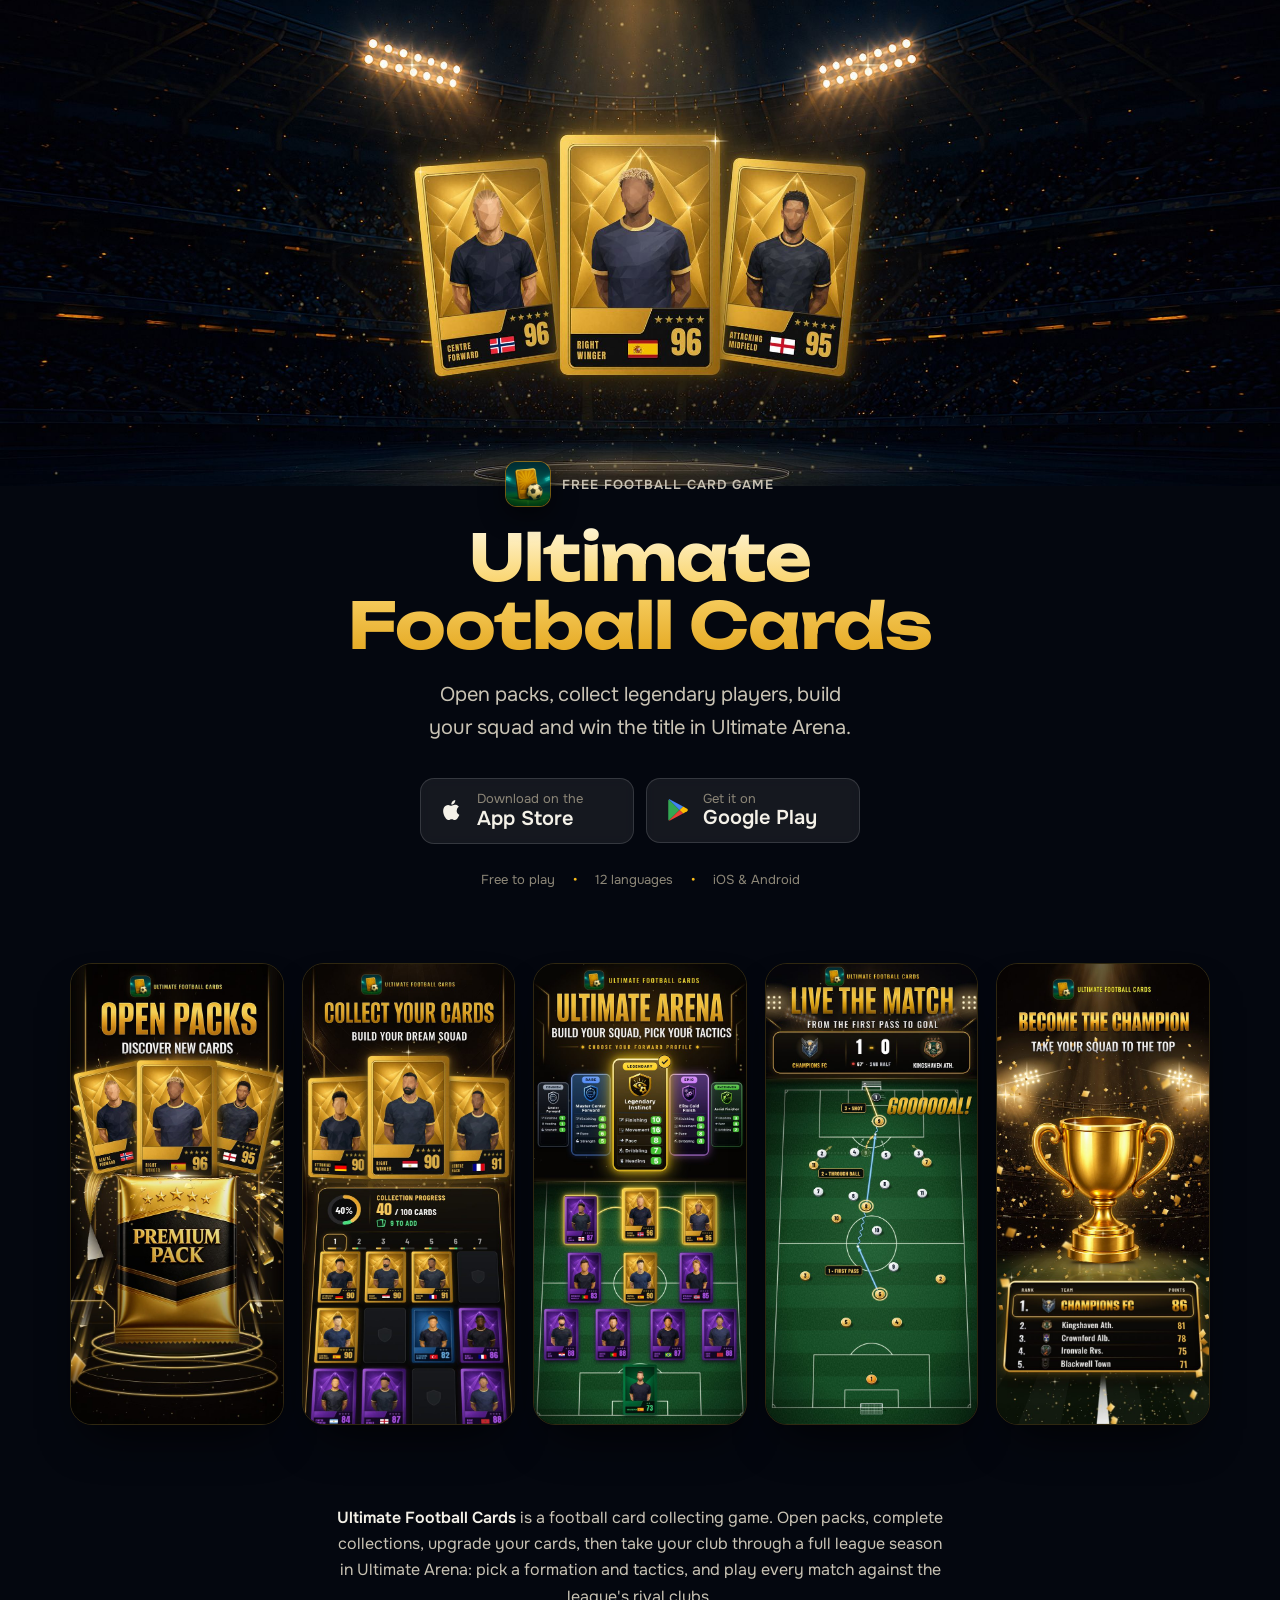
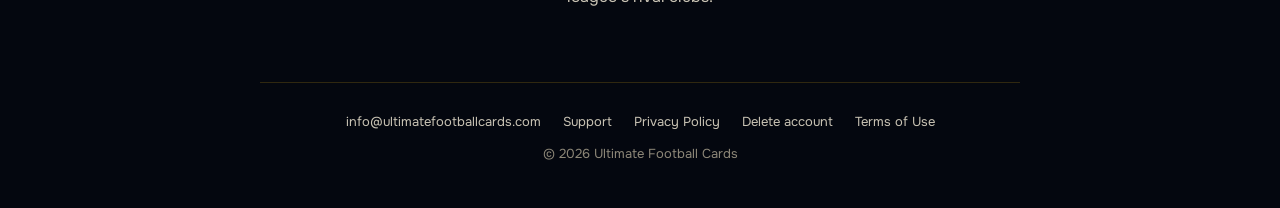
<file: index.html>
<!doctype html>
<html lang="en">
<head>
  <meta charset="utf-8">
  <meta name="viewport" content="width=device-width, initial-scale=1, viewport-fit=cover">
  <title>Ultimate Football Cards</title>
  <meta name="description" content="Open packs, collect legendary football cards, build your squad and win the title in Ultimate Arena. Free on the App Store and Google Play.">
  <meta name="theme-color" content="#04070f">
  <meta name="apple-itunes-app" content="app-id=6752670078">
  <link rel="canonical" href="https://ultimatefootballcards.com/">
  <meta property="og:type" content="website">
  <meta property="og:url" content="https://ultimatefootballcards.com/">
  <meta property="og:title" content="Ultimate Football Cards">
  <meta property="og:description" content="Open packs, collect legendary football cards, build your squad and win the title in Ultimate Arena.">
  <meta property="og:image" content="https://ultimatefootballcards.com/assets/og-1024.jpg">
  <meta name="twitter:card" content="summary_large_image">
  <link rel="icon" type="image/png" href="/favicon.png">
  <link rel="apple-touch-icon" href="/apple-touch-icon.png">
  <link rel="preload" as="image" href="/assets/hero-2400.jpg" media="(min-width: 641px)">
  <link rel="preload" as="image" href="/assets/hero-mobile.jpg" media="(max-width: 640px)">
  <link rel="preconnect" href="https://fonts.googleapis.com">
  <link rel="preconnect" href="https://fonts.gstatic.com" crossorigin>
  <link href="https://fonts.googleapis.com/css2?family=Onest:wght@400;500;600&family=Unbounded:wght@600;700&display=swap" rel="stylesheet">
  <style>
    :root {
      --night: #04070f;
      --night-2: #0b1222;
      --ink: #f4f1e8;
      --ink-soft: #c9c3b4;
      --ink-faint: #8d8778;
      --gold: #f9bc1b;
      --gold-deep: #c98a06;
      --line: rgba(249, 188, 27, 0.18);
      --key: rgba(255, 255, 255, 0.07);
      --key-hover: rgba(255, 255, 255, 0.12);
      color-scheme: dark;
    }
    * { box-sizing: border-box; }
    html, body { margin: 0; }
    body {
      background: var(--night);
      color: var(--ink);
      font: 400 16px/1.65 "Onest", system-ui, -apple-system, "Segoe UI", Roboto, sans-serif;
      -webkit-font-smoothing: antialiased;
    }
    img { max-width: 100%; display: block; }
    a { color: inherit; }

    /* ── Hero: the stadium art, the copy rising out of its dark pitch ── */
    .hero { position: relative; }
    .hero-art {
      width: 100%;
      height: min(44vw, 600px, 54vh);
      object-fit: cover;
      object-position: 50% 32%;
    }
    .hero::after {
      content: "";
      position: absolute;
      inset: auto 0 0 0;
      height: 30%;
      background: linear-gradient(180deg, rgba(4, 7, 15, 0), var(--night) 95%);
      pointer-events: none;
    }
    .hero-copy {
      position: relative;
      z-index: 1;
      max-width: 760px;
      margin: -24px auto 0;
      padding-inline: 20px;
      text-align: center;
    }
    .badge {
      display: inline-flex;
      align-items: center;
      gap: 12px;
      margin-bottom: 18px;
      font: 600 13px/1 "Onest", system-ui, sans-serif;
      letter-spacing: 0.08em;
      text-transform: uppercase;
      color: var(--ink-soft);
    }
    .badge img {
      width: 44px;
      height: 44px;
      border-radius: 11px;
      box-shadow: 0 0 0 1px rgba(249, 188, 27, 0.45), 0 8px 24px rgba(0, 0, 0, 0.6);
    }
    h1 {
      font: 700 clamp(34px, 6.2vw, 64px)/1.06 "Unbounded", "Onest", system-ui, sans-serif;
      letter-spacing: -0.015em;
      margin: 0 0 18px;
      text-wrap: balance;
      background: linear-gradient(180deg, #fff6d8 0%, #f9d36a 45%, #e3a51c 100%);
      -webkit-background-clip: text;
      background-clip: text;
      color: transparent;
    }
    .lede {
      color: var(--ink-soft);
      font-size: 20px;
      max-width: 34ch;
      margin: 0 auto 34px;
      text-wrap: pretty;
    }
    .stores {
      display: flex;
      flex-wrap: wrap;
      gap: 12px;
      justify-content: center;
    }
    .store {
      display: inline-flex;
      align-items: center;
      gap: 12px;
      min-width: 214px;
      padding: 12px 22px 12px 18px;
      border-radius: 14px;
      background: var(--key);
      border: 1px solid rgba(255, 255, 255, 0.14);
      color: var(--ink);
      text-decoration: none;
      text-align: left;
      backdrop-filter: blur(6px);
      transition: background 160ms ease-out, border-color 160ms ease-out, transform 160ms ease-out;
    }
    .store:hover { background: var(--key-hover); border-color: rgba(249, 188, 27, 0.55); }
    .store:active { transform: translateY(1px); }
    .store:focus-visible { outline: 2px solid var(--gold); outline-offset: 3px; }
    .store svg { width: 26px; height: 26px; flex: none; }
    .store small { display: block; font-size: 13px; color: var(--ink-faint); line-height: 1.2; }
    .store b { display: block; font-weight: 600; font-size: 20px; line-height: 1.2; }
    .facts {
      display: flex;
      flex-wrap: wrap;
      justify-content: center;
      gap: 6px 18px;
      margin: 26px 0 0;
      padding: 0;
      list-style: none;
      font-size: 13px;
      color: var(--ink-faint);
    }
    .facts li + li::before { content: "•"; color: var(--gold); margin-right: 18px; }

    /* ── The five store shots: a row on wide screens, a swipe on phones ── */
    .shots { margin: 72px auto 0; max-width: 1180px; }
    .shots ul {
      list-style: none;
      margin: 0;
      padding: 0 20px 8px;
      display: grid;
      grid-template-columns: repeat(5, minmax(0, 1fr));
      gap: 18px;
    }
    .shots img {
      width: 100%;
      height: auto;
      border-radius: 22px;
      border: 1px solid var(--line);
      box-shadow: 0 24px 48px -20px rgba(0, 0, 0, 0.9);
    }
    @media (max-width: 860px) {
      .shots ul {
        display: flex;
        overflow-x: auto;
        scroll-snap-type: x mandatory;
        scroll-padding-inline: 20px;
        -webkit-overflow-scrolling: touch;
        scrollbar-width: none;
      }
      .shots ul::-webkit-scrollbar { display: none; }
      .shots li { flex: 0 0 min(62vw, 260px); scroll-snap-align: start; }
    }

    .about {
      max-width: 60ch;
      margin: 72px auto 0;
      padding: 0 20px;
      text-align: center;
      color: var(--ink-soft);
      text-wrap: pretty;
    }
    .about strong { color: var(--ink); font-weight: 600; }

    footer {
      max-width: 760px;
      margin: 72px auto 0;
      padding: 28px 20px 44px;
      border-top: 1px solid var(--line);
      display: flex;
      flex-wrap: wrap;
      gap: 10px 22px;
      justify-content: center;
      font-size: 13px;
      color: var(--ink-faint);
    }
    footer a { color: var(--ink-soft); text-decoration: none; }
    footer a:hover { color: var(--gold); }

    @media (max-width: 640px) {
      .hero-art { height: 86vw; object-position: 50% 40%; }
      .hero-copy { margin-top: -12vw; }
      .lede { font-size: 18px; }
    }
    @media (max-height: 800px) and (min-width: 641px) {
      h1 { font-size: 50px; margin-bottom: 12px; }
      .lede { margin-bottom: 24px; }
    }
    @media (prefers-reduced-motion: reduce) {
      .store { transition: none; }
    }
  </style>
</head>
<body>
  <header class="hero">
    <picture>
      <source media="(max-width: 640px)" srcset="/assets/hero-mobile.jpg">
      <img class="hero-art" src="/assets/hero-2400.jpg" srcset="/assets/hero-1200.jpg 1200w, /assets/hero-2400.jpg 2400w" sizes="100vw" width="2400" height="1029" alt="Three gold player cards under stadium floodlights">
    </picture>
    <div class="hero-copy">
      <div class="badge"><img src="/assets/icon-512.jpg" width="44" height="44" alt="">Free football card game</div>
      <h1>Ultimate Football Cards</h1>
      <p class="lede">Open packs, collect legendary players, build your squad and win the title in Ultimate Arena.</p>
      <div class="stores">
        <a class="store" href="https://apps.apple.com/app/id6752670078">
          <svg viewBox="0 0 24 24" aria-hidden="true" fill="currentColor"><path d="M16.37 12.58c-.02-2.33 1.9-3.45 1.99-3.5-1.08-1.59-2.77-1.8-3.37-1.83-1.43-.15-2.8.84-3.53.84-.73 0-1.85-.82-3.04-.8-1.56.02-3 .91-3.81 2.31-1.62 2.82-.41 6.99 1.17 9.28.77 1.12 1.69 2.38 2.89 2.33 1.16-.05 1.6-.75 3-.75s1.8.75 3.03.73c1.25-.02 2.04-1.14 2.81-2.27.88-1.3 1.25-2.56 1.27-2.62-.03-.01-2.43-.93-2.46-3.72zM14.07 5.73c.64-.78 1.07-1.85.95-2.93-.92.04-2.03.61-2.69 1.38-.59.68-1.11 1.78-.97 2.83 1.03.08 2.07-.52 2.71-1.28z"/></svg>
          <span><small>Download on the</small><b>App Store</b></span>
        </a>
        <a class="store" href="https://play.google.com/store/apps/details?id=msd.fpcardgame">
          <svg viewBox="0 0 24 24" aria-hidden="true"><path fill="#34A853" d="M3.6 2.2 13.4 12 3.6 21.8c-.36-.2-.6-.6-.6-1.07V3.27c0-.47.24-.87.6-1.07z"/><path fill="#FBBC04" d="m16.7 15.3-3.3-3.3 3.3-3.3 3.72 2.13c.86.5.86 1.84 0 2.34z"/><path fill="#4285F4" d="M3.6 2.2c.3-.17.68-.2 1.04 0L16.7 8.7 13.4 12z"/><path fill="#EA4335" d="M13.4 12l3.3 3.3L4.64 21.8c-.36.2-.74.17-1.04 0z"/></svg>
          <span><small>Get it on</small><b>Google Play</b></span>
        </a>
      </div>
      <ul class="facts">
        <li>Free to play</li>
        <li>12 languages</li>
        <li>iOS &amp; Android</li>
      </ul>
    </div>
  </header>

  <main>
    <section class="shots" aria-label="Screenshots">
      <ul>
        <li><img src="/assets/shot-1.jpg" width="640" height="1391" loading="lazy" alt="Open packs and discover new cards"></li>
        <li><img src="/assets/shot-2.jpg" width="640" height="1391" loading="lazy" alt="Collect your cards and build your dream squad"></li>
        <li><img src="/assets/shot-3.jpg" width="640" height="1391" loading="lazy" alt="Ultimate Arena: build your squad and pick your tactics"></li>
        <li><img src="/assets/shot-4.jpg" width="640" height="1391" loading="lazy" alt="Live the match, from the first pass to the goal"></li>
        <li><img src="/assets/shot-5.jpg" width="640" height="1391" loading="lazy" alt="Become the champion and take your squad to the top"></li>
      </ul>
    </section>

    <p class="about"><strong>Ultimate Football Cards</strong> is a football card collecting game. Open packs, complete collections, upgrade your cards, then take your club through a full league season in Ultimate Arena: pick a formation and tactics, and play every match against the league's rival clubs.</p>
  </main>

  <footer>
    <a href="mailto:info@ultimatefootballcards.com">info@ultimatefootballcards.com</a>
    <a href="/support">Support</a>
    <a href="/privacy">Privacy Policy</a>
    <a href="/delete-account">Delete account</a>
    <a href="https://www.apple.com/legal/internet-services/itunes/dev/stdeula/">Terms of Use</a>
    <span>© 2026 Ultimate Football Cards</span>
  </footer>
</body>
</html>
</file>
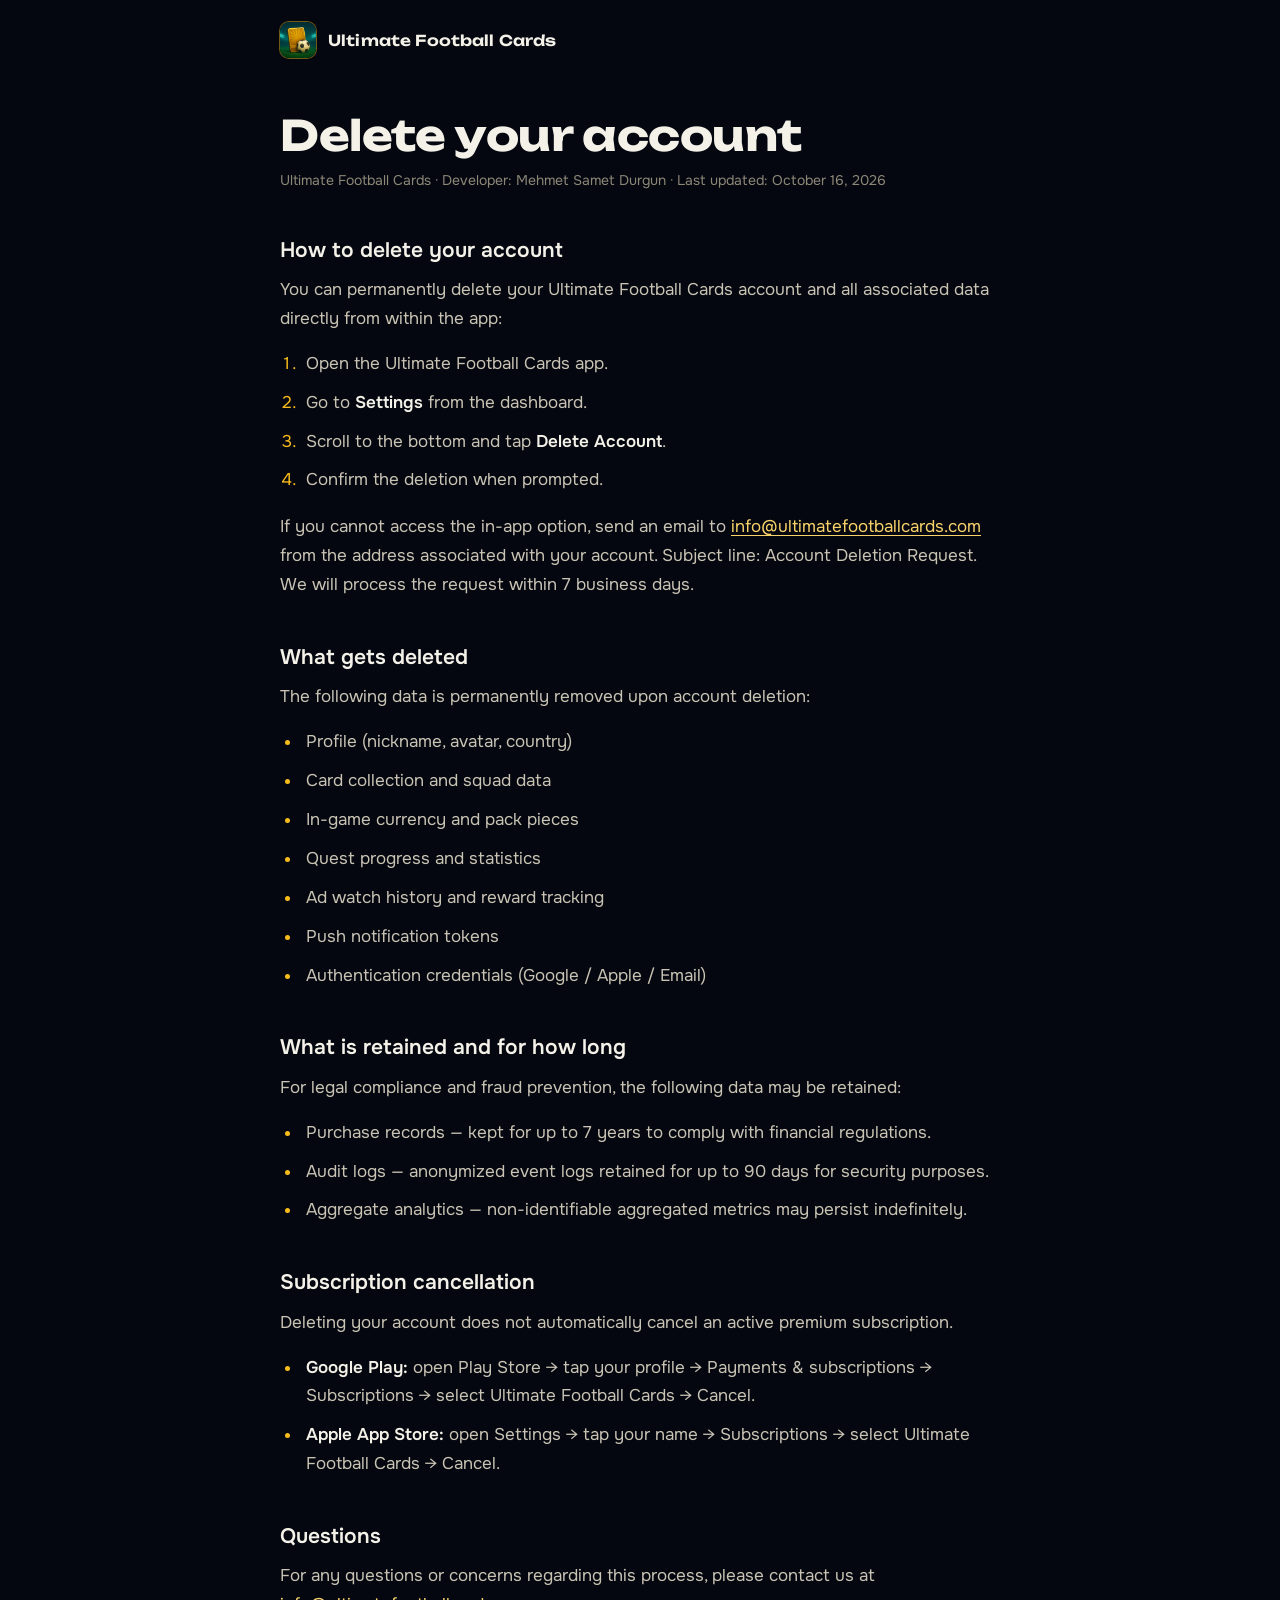
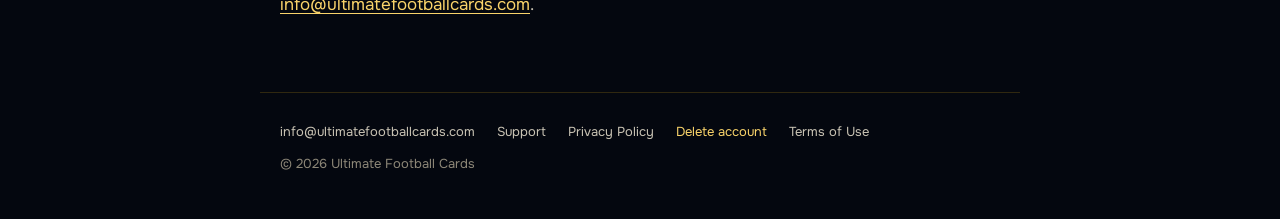
<file: delete-account.html>
<!doctype html>
<html lang="en">
<head>
  <meta charset="utf-8">
  <meta name="viewport" content="width=device-width, initial-scale=1, viewport-fit=cover">
  <title>Delete your account · Ultimate Football Cards</title>
  <meta name="description" content="How to delete your Ultimate Football Cards account, what is deleted and what is kept.">
  <meta name="theme-color" content="#04070f">
  <link rel="canonical" href="https://ultimatefootballcards.com/delete-account">
  <link rel="icon" type="image/png" href="/favicon.png">
  <link rel="apple-touch-icon" href="/apple-touch-icon.png">
  <link rel="preconnect" href="https://fonts.googleapis.com">
  <link rel="preconnect" href="https://fonts.gstatic.com" crossorigin>
  <link href="https://fonts.googleapis.com/css2?family=Onest:wght@400;500;600&family=Unbounded:wght@600;700&display=swap" rel="stylesheet">
  <link rel="stylesheet" href="/assets/page.css">
</head>
<body>
  <header class="top">
    <a class="brand" href="/"><img src="/assets/icon-512.jpg" width="36" height="36" alt="">Ultimate Football Cards</a>
  </header>
  <main>
    <article class="doc">
      <h1>Delete your account</h1>
      <p class="meta">Ultimate Football Cards · Developer: Mehmet Samet Durgun · Last updated: October 16, 2026</p>
      <h2>How to delete your account</h2>
      <p>You can permanently delete your Ultimate Football Cards account and all associated data directly from within the app:</p>
      <ol>
      <li>Open the Ultimate Football Cards app.</li>
      <li>Go to <b>Settings</b> from the dashboard.</li>
      <li>Scroll to the bottom and tap <b>Delete Account</b>.</li>
      <li>Confirm the deletion when prompted.</li>
      </ol>
      <p>If you cannot access the in-app option, send an email to <a href="mailto:info@ultimatefootballcards.com?subject=Account%20Deletion%20Request">info@ultimatefootballcards.com</a> from the address associated with your account. Subject line: Account Deletion Request. We will process the request within 7 business days.</p>
      <h2>What gets deleted</h2>
      <p>The following data is permanently removed upon account deletion:</p>
      <ul>
      <li>Profile (nickname, avatar, country)</li>
      <li>Card collection and squad data</li>
      <li>In-game currency and pack pieces</li>
      <li>Quest progress and statistics</li>
      <li>Ad watch history and reward tracking</li>
      <li>Push notification tokens</li>
      <li>Authentication credentials (Google / Apple / Email)</li>
      </ul>
      <h2>What is retained and for how long</h2>
      <p>For legal compliance and fraud prevention, the following data may be retained:</p>
      <ul>
      <li>Purchase records — kept for up to 7 years to comply with financial regulations.</li>
      <li>Audit logs — anonymized event logs retained for up to 90 days for security purposes.</li>
      <li>Aggregate analytics — non-identifiable aggregated metrics may persist indefinitely.</li>
      </ul>
      <h2>Subscription cancellation</h2>
      <p>Deleting your account does not automatically cancel an active premium subscription.</p>
      <ul>
      <li><b>Google Play:</b> open Play Store &#8594; tap your profile &#8594; Payments &amp; subscriptions &#8594; Subscriptions &#8594; select Ultimate Football Cards &#8594; Cancel.</li>
      <li><b>Apple App Store:</b> open Settings &#8594; tap your name &#8594; Subscriptions &#8594; select Ultimate Football Cards &#8594; Cancel.</li>
      </ul>
      <h2>Questions</h2>
      <p>For any questions or concerns regarding this process, please contact us at <a href="mailto:info@ultimatefootballcards.com">info@ultimatefootballcards.com</a>.</p>
    </article>
  </main>
  <footer>
    <a href="mailto:info@ultimatefootballcards.com">info@ultimatefootballcards.com</a>
    <a href="/support">Support</a>
    <a href="/privacy">Privacy Policy</a>
    <a href="/delete-account" aria-current="page">Delete account</a>
    <a href="https://www.apple.com/legal/internet-services/itunes/dev/stdeula/">Terms of Use</a>
    <span>© 2026 Ultimate Football Cards</span>
  </footer>
</body>
</html>
</file>
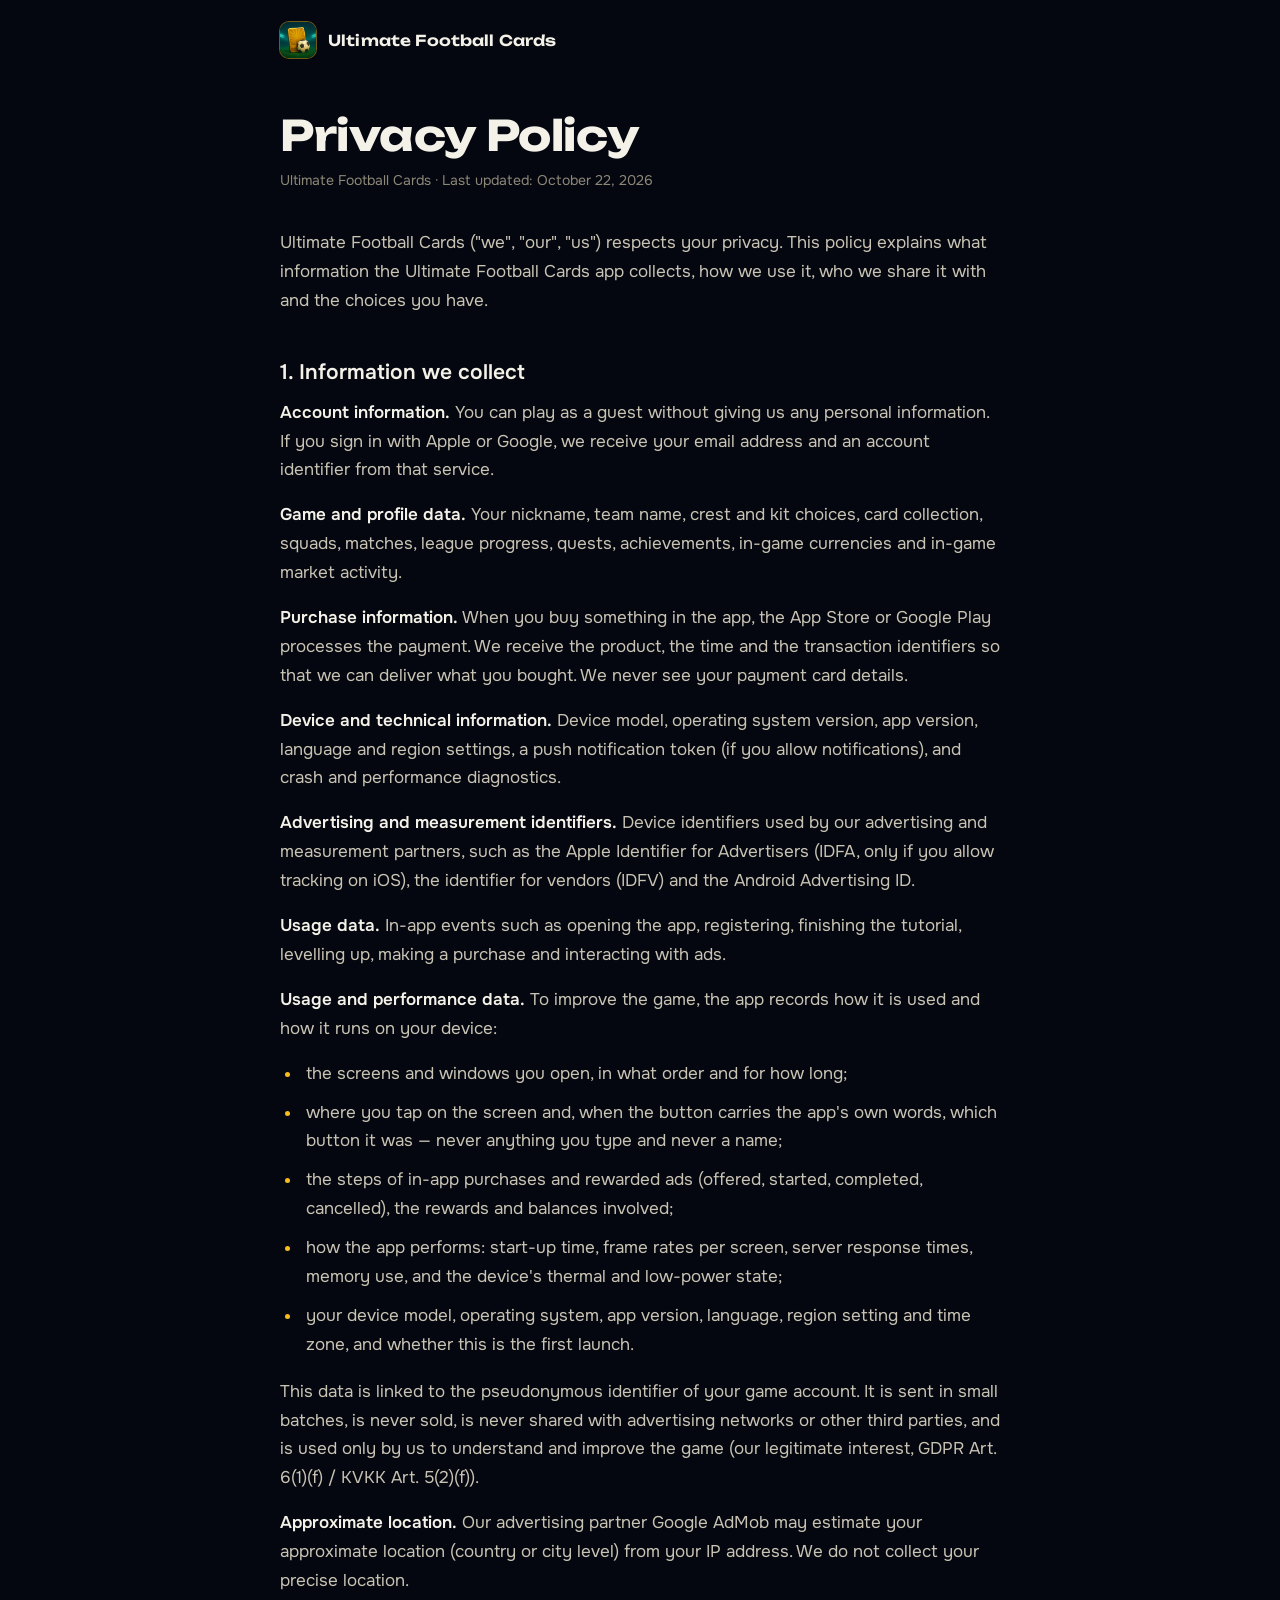
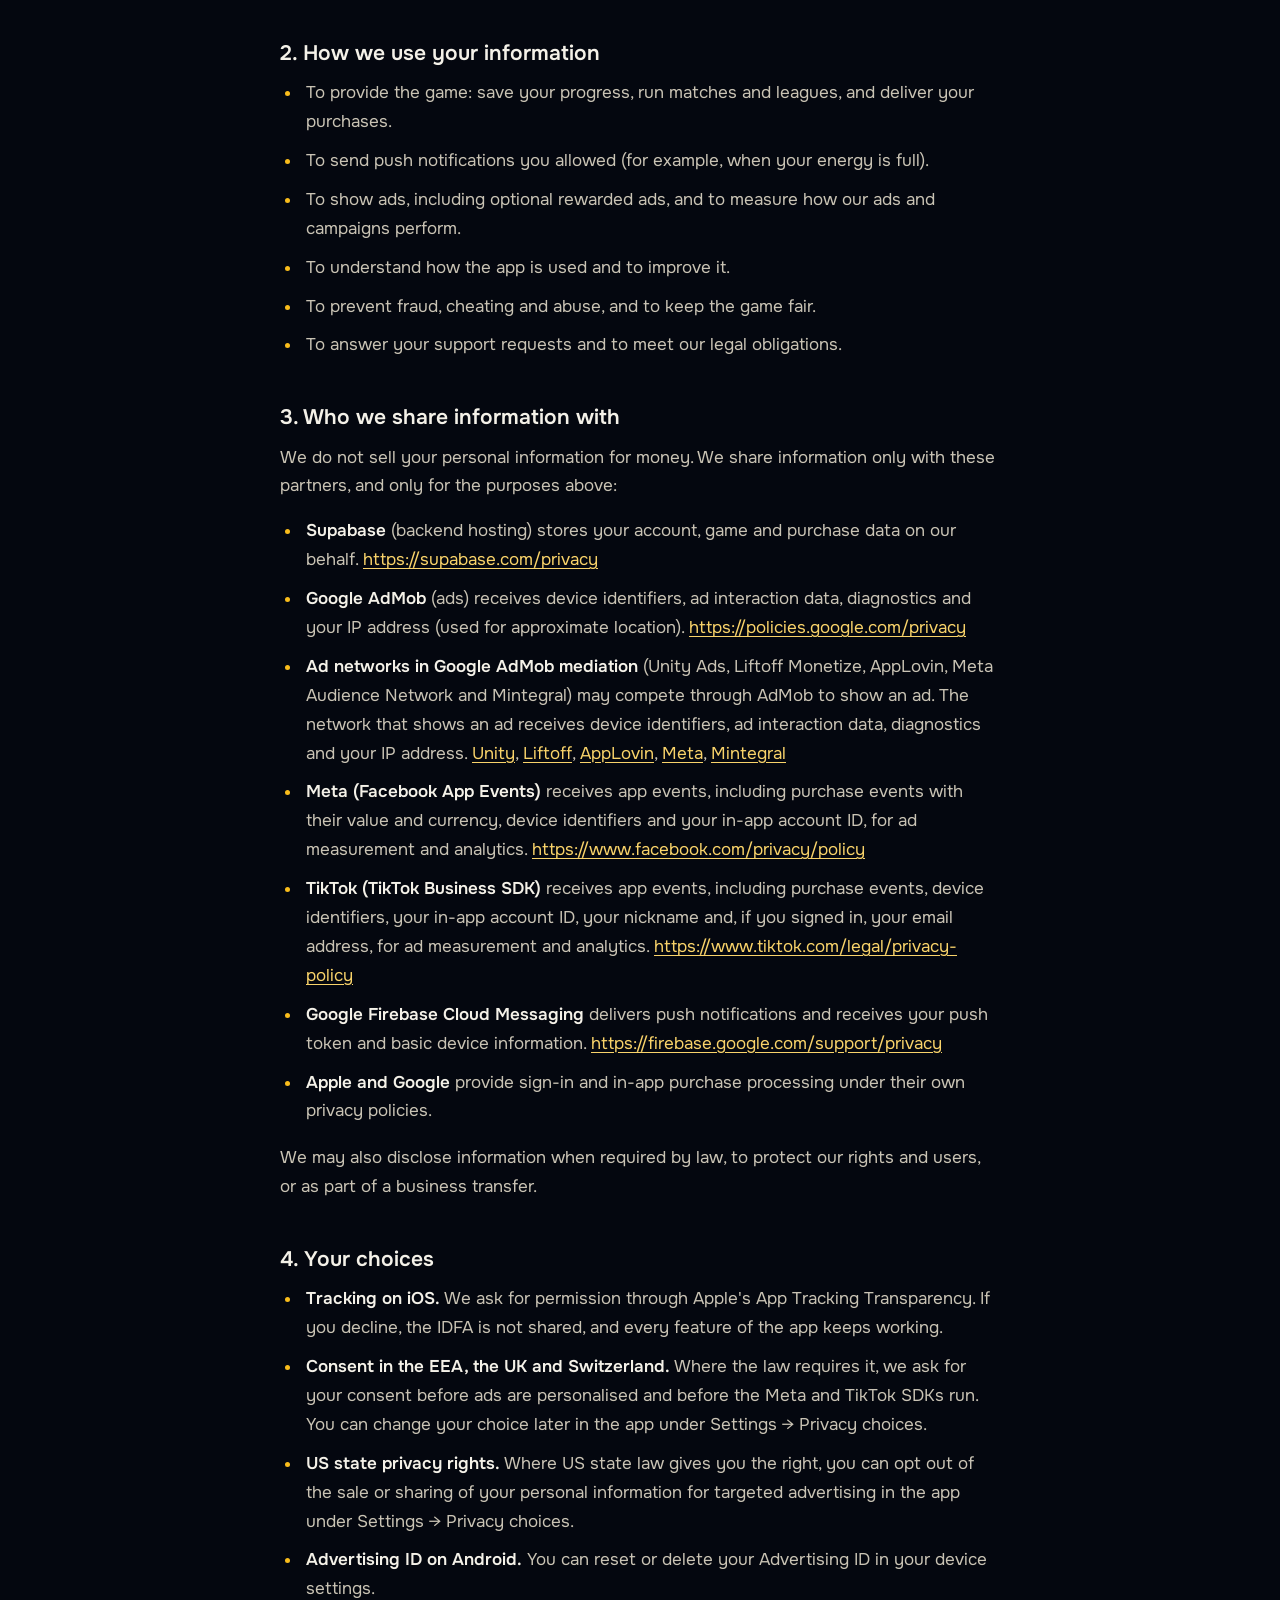
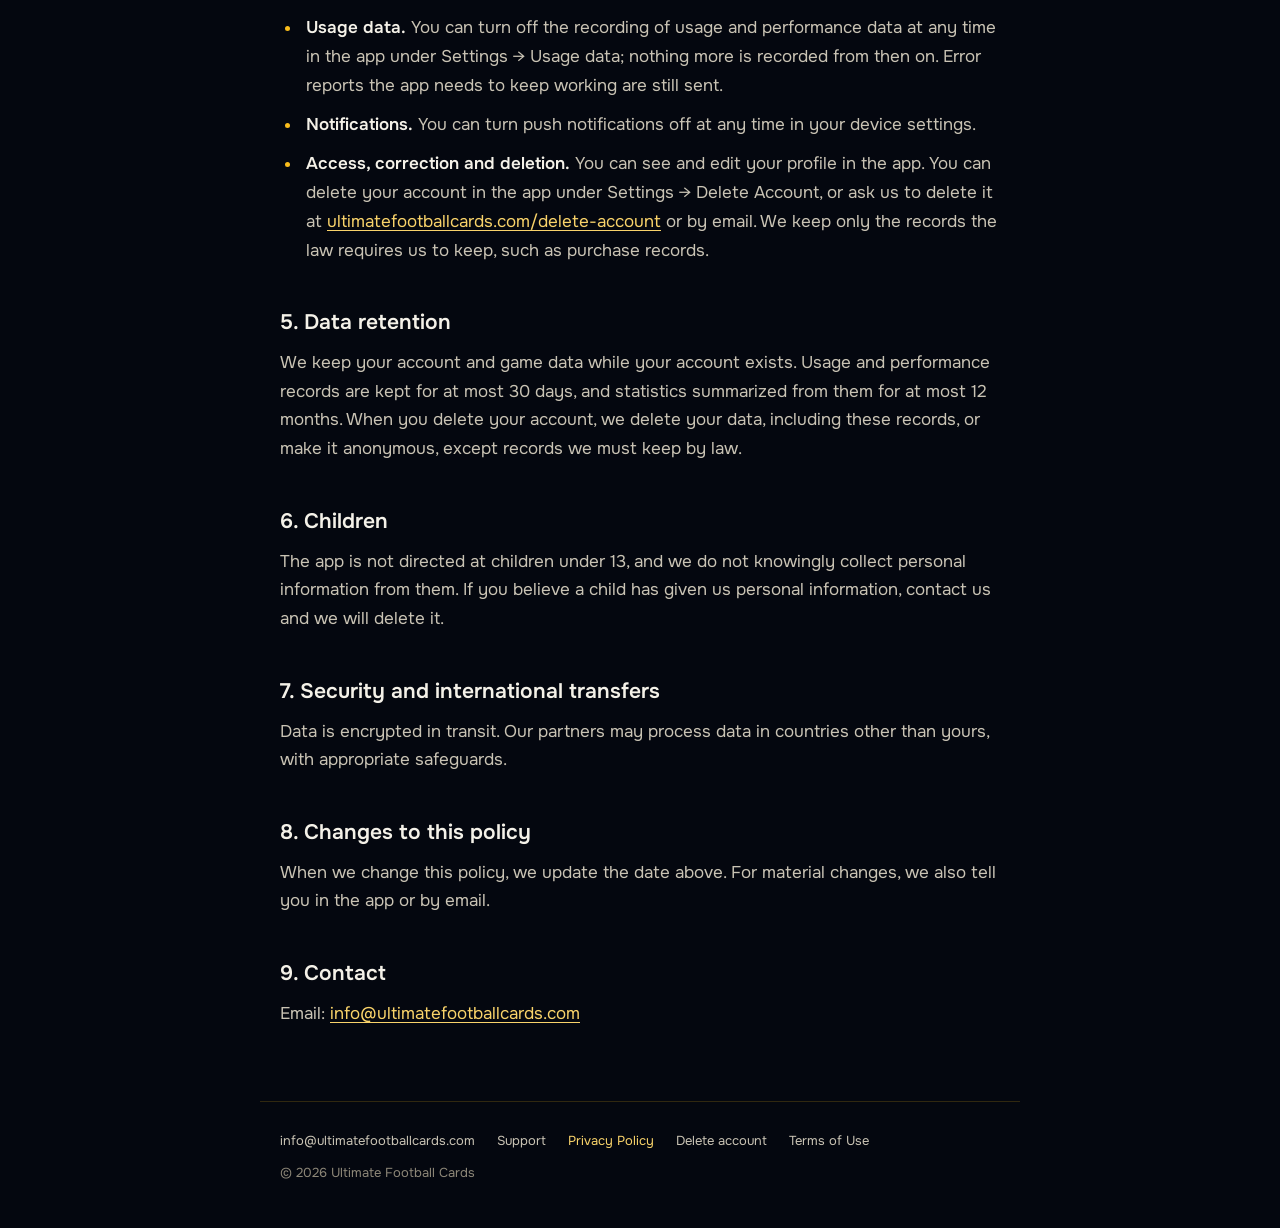
<file: privacy.html>
<!doctype html>
<html lang="en">
<head>
  <meta charset="utf-8">
  <meta name="viewport" content="width=device-width, initial-scale=1, viewport-fit=cover">
  <title>Privacy Policy · Ultimate Football Cards</title>
  <meta name="description" content="What the Ultimate Football Cards app collects, how it is used, who it is shared with and the choices you have.">
  <meta name="theme-color" content="#04070f">
  <link rel="canonical" href="https://ultimatefootballcards.com/privacy">
  <link rel="icon" type="image/png" href="/favicon.png">
  <link rel="apple-touch-icon" href="/apple-touch-icon.png">
  <link rel="preconnect" href="https://fonts.googleapis.com">
  <link rel="preconnect" href="https://fonts.gstatic.com" crossorigin>
  <link href="https://fonts.googleapis.com/css2?family=Onest:wght@400;500;600&family=Unbounded:wght@600;700&display=swap" rel="stylesheet">
  <link rel="stylesheet" href="/assets/page.css">
</head>
<body>
  <header class="top">
    <a class="brand" href="/"><img src="/assets/icon-512.jpg" width="36" height="36" alt="">Ultimate Football Cards</a>
  </header>
  <main>
    <article class="doc">
      <h1>Privacy Policy</h1>
      <p class="meta">Ultimate Football Cards · Last updated: October 22, 2026</p>
      <p>Ultimate Football Cards ("we", "our", "us") respects your privacy. This policy explains what information the Ultimate Football Cards app collects, how we use it, who we share it with and the choices you have.</p>
      <h2>1. Information we collect</h2>
      <p><b>Account information.</b> You can play as a guest without giving us any personal information. If you sign in with Apple or Google, we receive your email address and an account identifier from that service.</p>
      <p><b>Game and profile data.</b> Your nickname, team name, crest and kit choices, card collection, squads, matches, league progress, quests, achievements, in-game currencies and in-game market activity.</p>
      <p><b>Purchase information.</b> When you buy something in the app, the App Store or Google Play processes the payment. We receive the product, the time and the transaction identifiers so that we can deliver what you bought. We never see your payment card details.</p>
      <p><b>Device and technical information.</b> Device model, operating system version, app version, language and region settings, a push notification token (if you allow notifications), and crash and performance diagnostics.</p>
      <p><b>Advertising and measurement identifiers.</b> Device identifiers used by our advertising and measurement partners, such as the Apple Identifier for Advertisers (IDFA, only if you allow tracking on iOS), the identifier for vendors (IDFV) and the Android Advertising ID.</p>
      <p><b>Usage data.</b> In-app events such as opening the app, registering, finishing the tutorial, levelling up, making a purchase and interacting with ads.</p>
      <p><b>Usage and performance data.</b> To improve the game, the app records how it is used and how it runs on your device:</p>
      <ul>
      <li>the screens and windows you open, in what order and for how long;</li>
      <li>where you tap on the screen and, when the button carries the app's own words, which button it was &#8212; never anything you type and never a name;</li>
      <li>the steps of in-app purchases and rewarded ads (offered, started, completed, cancelled), the rewards and balances involved;</li>
      <li>how the app performs: start-up time, frame rates per screen, server response times, memory use, and the device's thermal and low-power state;</li>
      <li>your device model, operating system, app version, language, region setting and time zone, and whether this is the first launch.</li>
      </ul>
      <p>This data is linked to the pseudonymous identifier of your game account. It is sent in small batches, is never sold, is never shared with advertising networks or other third parties, and is used only by us to understand and improve the game (our legitimate interest, GDPR Art. 6(1)(f) / KVKK Art. 5(2)(f)).</p>
      <p><b>Approximate location.</b> Our advertising partner Google AdMob may estimate your approximate location (country or city level) from your IP address. We do not collect your precise location.</p>
      <h2>2. How we use your information</h2>
      <ul>
      <li>To provide the game: save your progress, run matches and leagues, and deliver your purchases.</li>
      <li>To send push notifications you allowed (for example, when your energy is full).</li>
      <li>To show ads, including optional rewarded ads, and to measure how our ads and campaigns perform.</li>
      <li>To understand how the app is used and to improve it.</li>
      <li>To prevent fraud, cheating and abuse, and to keep the game fair.</li>
      <li>To answer your support requests and to meet our legal obligations.</li>
      </ul>
      <h2>3. Who we share information with</h2>
      <p>We do not sell your personal information for money. We share information only with these partners, and only for the purposes above:</p>
      <ul>
      <li><b>Supabase</b> (backend hosting) stores your account, game and purchase data on our behalf. <a href="https://supabase.com/privacy">https://supabase.com/privacy</a></li>
      <li><b>Google AdMob</b> (ads) receives device identifiers, ad interaction data, diagnostics and your IP address (used for approximate location). <a href="https://policies.google.com/privacy">https://policies.google.com/privacy</a></li>
      <li><b>Ad networks in Google AdMob mediation</b> (Unity Ads, Liftoff Monetize, AppLovin, Meta Audience Network and Mintegral) may compete through AdMob to show an ad. The network that shows an ad receives device identifiers, ad interaction data, diagnostics and your IP address. <a href="https://unity.com/legal/game-player-and-app-user-privacy-policy">Unity</a>, <a href="https://liftoff.ai/privacy-policy/">Liftoff</a>, <a href="https://legal.applovin.com/privacy/">AppLovin</a>, <a href="https://www.facebook.com/privacy/policy">Meta</a>, <a href="https://www.mintegral.com/en/privacy">Mintegral</a></li>
      <li><b>Meta (Facebook App Events)</b> receives app events, including purchase events with their value and currency, device identifiers and your in-app account ID, for ad measurement and analytics. <a href="https://www.facebook.com/privacy/policy">https://www.facebook.com/privacy/policy</a></li>
      <li><b>TikTok (TikTok Business SDK)</b> receives app events, including purchase events, device identifiers, your in-app account ID, your nickname and, if you signed in, your email address, for ad measurement and analytics. <a href="https://www.tiktok.com/legal/privacy-policy">https://www.tiktok.com/legal/privacy-policy</a></li>
      <li><b>Google Firebase Cloud Messaging</b> delivers push notifications and receives your push token and basic device information. <a href="https://firebase.google.com/support/privacy">https://firebase.google.com/support/privacy</a></li>
      <li><b>Apple and Google</b> provide sign-in and in-app purchase processing under their own privacy policies.</li>
      </ul>
      <p>We may also disclose information when required by law, to protect our rights and users, or as part of a business transfer.</p>
      <h2>4. Your choices</h2>
      <ul>
      <li><b>Tracking on iOS.</b> We ask for permission through Apple's App Tracking Transparency. If you decline, the IDFA is not shared, and every feature of the app keeps working.</li>
      <li><b>Consent in the EEA, the UK and Switzerland.</b> Where the law requires it, we ask for your consent before ads are personalised and before the Meta and TikTok SDKs run. You can change your choice later in the app under Settings &#8594; Privacy choices.</li>
      <li><b>US state privacy rights.</b> Where US state law gives you the right, you can opt out of the sale or sharing of your personal information for targeted advertising in the app under Settings &#8594; Privacy choices.</li>
      <li><b>Advertising ID on Android.</b> You can reset or delete your Advertising ID in your device settings.</li>
      <li><b>Usage data.</b> You can turn off the recording of usage and performance data at any time in the app under Settings &#8594; Usage data; nothing more is recorded from then on. Error reports the app needs to keep working are still sent.</li>
      <li><b>Notifications.</b> You can turn push notifications off at any time in your device settings.</li>
      <li><b>Access, correction and deletion.</b> You can see and edit your profile in the app. You can delete your account in the app under Settings &#8594; Delete Account, or ask us to delete it at <a href="https://ultimatefootballcards.com/delete-account">ultimatefootballcards.com/delete-account</a> or by email. We keep only the records the law requires us to keep, such as purchase records.</li>
      </ul>
      <h2>5. Data retention</h2>
      <p>We keep your account and game data while your account exists. Usage and performance records are kept for at most 30 days, and statistics summarized from them for at most 12 months. When you delete your account, we delete your data, including these records, or make it anonymous, except records we must keep by law.</p>
      <h2>6. Children</h2>
      <p>The app is not directed at children under 13, and we do not knowingly collect personal information from them. If you believe a child has given us personal information, contact us and we will delete it.</p>
      <h2>7. Security and international transfers</h2>
      <p>Data is encrypted in transit. Our partners may process data in countries other than yours, with appropriate safeguards.</p>
      <h2>8. Changes to this policy</h2>
      <p>When we change this policy, we update the date above. For material changes, we also tell you in the app or by email.</p>
      <h2>9. Contact</h2>
      <p>Email: <a href="mailto:info@ultimatefootballcards.com">info@ultimatefootballcards.com</a></p>
    </article>
  </main>
  <footer>
    <a href="mailto:info@ultimatefootballcards.com">info@ultimatefootballcards.com</a>
    <a href="/support">Support</a>
    <a href="/privacy" aria-current="page">Privacy Policy</a>
    <a href="/delete-account">Delete account</a>
    <a href="https://www.apple.com/legal/internet-services/itunes/dev/stdeula/">Terms of Use</a>
    <span>© 2026 Ultimate Football Cards</span>
  </footer>
</body>
</html>
</file>
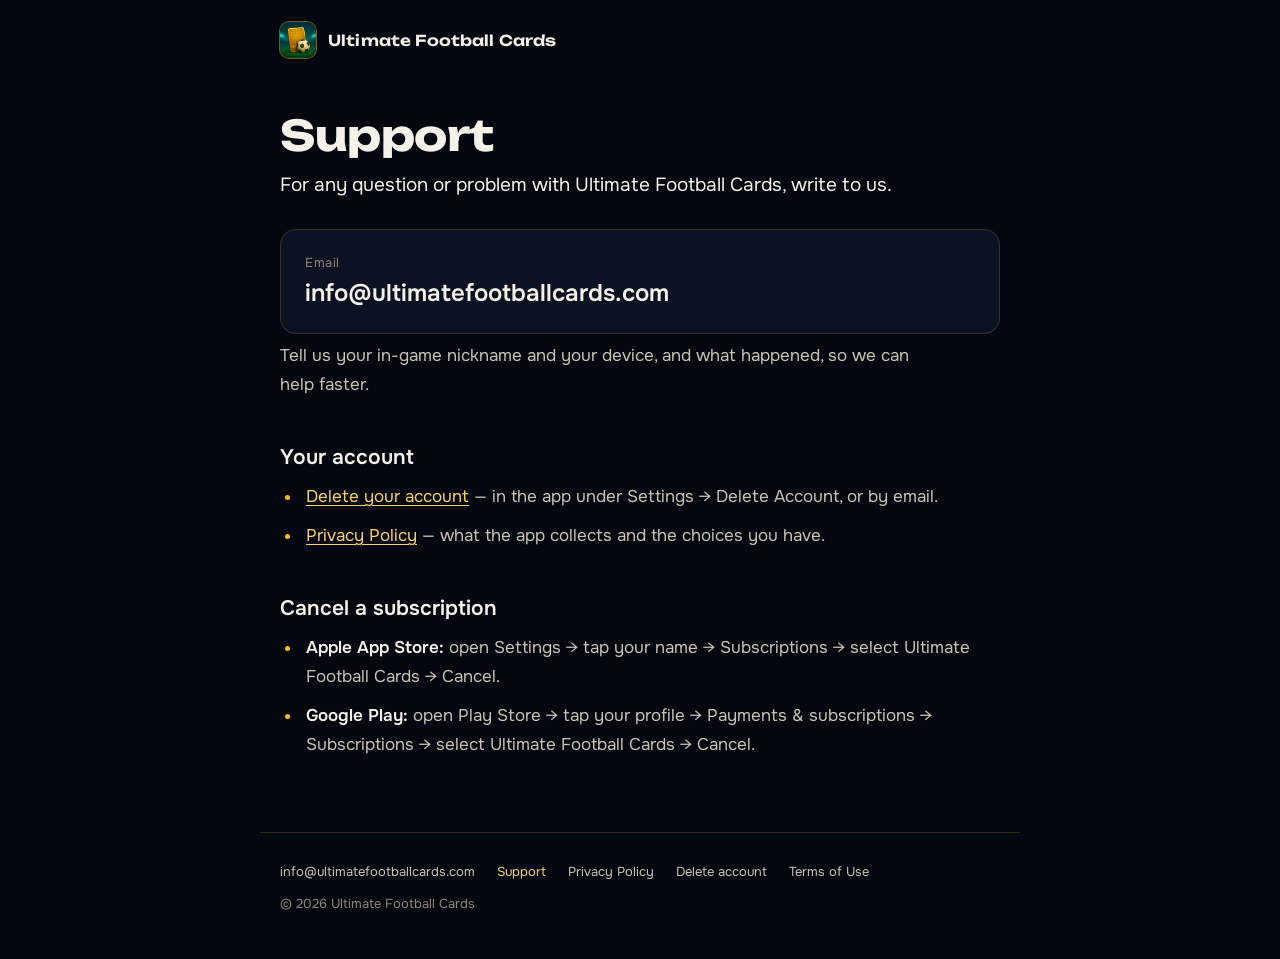
<file: support.html>
<!doctype html>
<html lang="en">
<head>
  <meta charset="utf-8">
  <meta name="viewport" content="width=device-width, initial-scale=1, viewport-fit=cover">
  <title>Support · Ultimate Football Cards</title>
  <meta name="description" content="Contact Ultimate Football Cards support.">
  <meta name="theme-color" content="#04070f">
  <link rel="canonical" href="https://ultimatefootballcards.com/support">
  <link rel="icon" type="image/png" href="/favicon.png">
  <link rel="apple-touch-icon" href="/apple-touch-icon.png">
  <link rel="preconnect" href="https://fonts.googleapis.com">
  <link rel="preconnect" href="https://fonts.gstatic.com" crossorigin>
  <link href="https://fonts.googleapis.com/css2?family=Onest:wght@400;500;600&family=Unbounded:wght@600;700&display=swap" rel="stylesheet">
  <link rel="stylesheet" href="/assets/page.css">
</head>
<body>
  <header class="top">
    <a class="brand" href="/"><img src="/assets/icon-512.jpg" width="36" height="36" alt="">Ultimate Football Cards</a>
  </header>
  <main>
    <article class="doc">
      <h1>Support</h1>
      <p class="lede">For any question or problem with Ultimate Football Cards, write to us.</p>
      <div class="contact">
        <small>Email</small>
        <a href="mailto:info@ultimatefootballcards.com">info@ultimatefootballcards.com</a>
      </div>
      <p>Tell us your in-game nickname and your device, and what happened, so we can help faster.</p>
      <h2>Your account</h2>
      <ul>
      <li><a href="/delete-account">Delete your account</a> — in the app under Settings &#8594; Delete Account, or by email.</li>
      <li><a href="/privacy">Privacy Policy</a> — what the app collects and the choices you have.</li>
      </ul>
      <h2>Cancel a subscription</h2>
      <ul>
      <li><b>Apple App Store:</b> open Settings &#8594; tap your name &#8594; Subscriptions &#8594; select Ultimate Football Cards &#8594; Cancel.</li>
      <li><b>Google Play:</b> open Play Store &#8594; tap your profile &#8594; Payments &amp; subscriptions &#8594; Subscriptions &#8594; select Ultimate Football Cards &#8594; Cancel.</li>
      </ul>
    </article>
  </main>
  <footer>
    <a href="mailto:info@ultimatefootballcards.com">info@ultimatefootballcards.com</a>
    <a href="/support" aria-current="page">Support</a>
    <a href="/privacy">Privacy Policy</a>
    <a href="/delete-account">Delete account</a>
    <a href="https://www.apple.com/legal/internet-services/itunes/dev/stdeula/">Terms of Use</a>
    <span>© 2026 Ultimate Football Cards</span>
  </footer>
</body>
</html>
</file>
<file: assets/page.css>
/* The text pages (privacy, support, account deletion): the landing page's night, set for reading. */
:root {
  --night: #04070f;
  --night-2: #0b1222;
  --ink: #f4f1e8;
  --ink-soft: #c9c3b4;
  --ink-faint: #8d8778;
  --gold: #f9bc1b;
  --gold-soft: #f9d36a;
  --line: rgba(249, 188, 27, 0.18);
  color-scheme: dark;
}
* { box-sizing: border-box; }
html, body { margin: 0; }
body {
  background: var(--night);
  color: var(--ink-soft);
  font: 400 17px/1.7 "Onest", system-ui, -apple-system, "Segoe UI", Roboto, sans-serif;
  -webkit-font-smoothing: antialiased;
}
a { color: var(--gold-soft); text-underline-offset: 3px; text-decoration-thickness: 1px; }
a:hover { color: var(--gold); }
a:focus-visible { outline: 2px solid var(--gold); outline-offset: 3px; border-radius: 4px; }
.doc a { overflow-wrap: anywhere; } /* the partners' long privacy URLs wrap on a phone */

.top {
  max-width: 760px;
  margin: 0 auto;
  padding: 22px 20px 0;
}
.brand {
  display: inline-flex;
  align-items: center;
  gap: 12px;
  color: var(--ink);
  text-decoration: none;
  font: 600 15px/1 "Unbounded", "Onest", system-ui, sans-serif;
  letter-spacing: 0.01em;
}
.brand img {
  width: 36px;
  height: 36px;
  border-radius: 9px;
  box-shadow: 0 0 0 1px rgba(249, 188, 27, 0.45);
}
.brand:hover { color: var(--gold-soft); }

main {
  max-width: 760px;
  margin: 0 auto;
  padding: 44px 20px 0;
}
.doc { max-width: 68ch; }
h1 {
  margin: 0 0 10px;
  color: var(--ink);
  font: 700 clamp(30px, 5vw, 42px)/1.12 "Unbounded", "Onest", system-ui, sans-serif;
  letter-spacing: -0.01em;
  text-wrap: balance;
}
.meta { margin: 0 0 36px; font-size: 14px; color: var(--ink-faint); }
.lede { color: var(--ink); font-size: 19px; }
h2 {
  margin: 44px 0 12px;
  color: var(--ink);
  font: 600 21px/1.3 "Onest", system-ui, sans-serif;
  text-wrap: balance;
}
p { margin: 0 0 16px; text-wrap: pretty; }
b, strong { color: var(--ink); font-weight: 600; }
ul, ol { margin: 0 0 18px; padding-left: 22px; }
li { margin: 0 0 10px; padding-left: 4px; }
li::marker { color: var(--gold); }
hr { border: 0; border-top: 1px solid var(--line); margin: 40px 0; }

/* The one thing a reader comes for on the support page: the address. */
.contact {
  margin: 28px 0 8px;
  padding: 22px 24px;
  border: 1px solid var(--line);
  border-radius: 16px;
  background: var(--night-2);
}
.contact small { display: block; font-size: 13px; color: var(--ink-faint); letter-spacing: 0.04em; }
.contact a {
  display: inline-block;
  margin-top: 4px;
  font: 600 clamp(18px, 4.6vw, 24px)/1.3 "Onest", system-ui, sans-serif;
  color: var(--ink);
  text-decoration: none;
  overflow-wrap: anywhere;
}
.contact a:hover { color: var(--gold-soft); }

footer {
  max-width: 760px;
  margin: 72px auto 0;
  padding: 28px 20px 44px;
  border-top: 1px solid var(--line);
  display: flex;
  flex-wrap: wrap;
  gap: 10px 22px;
  font-size: 13px;
  color: var(--ink-faint);
}
footer a { color: var(--ink-soft); text-decoration: none; }
footer a:hover { color: var(--gold); }
footer a[aria-current="page"] { color: var(--gold-soft); }
</file>
